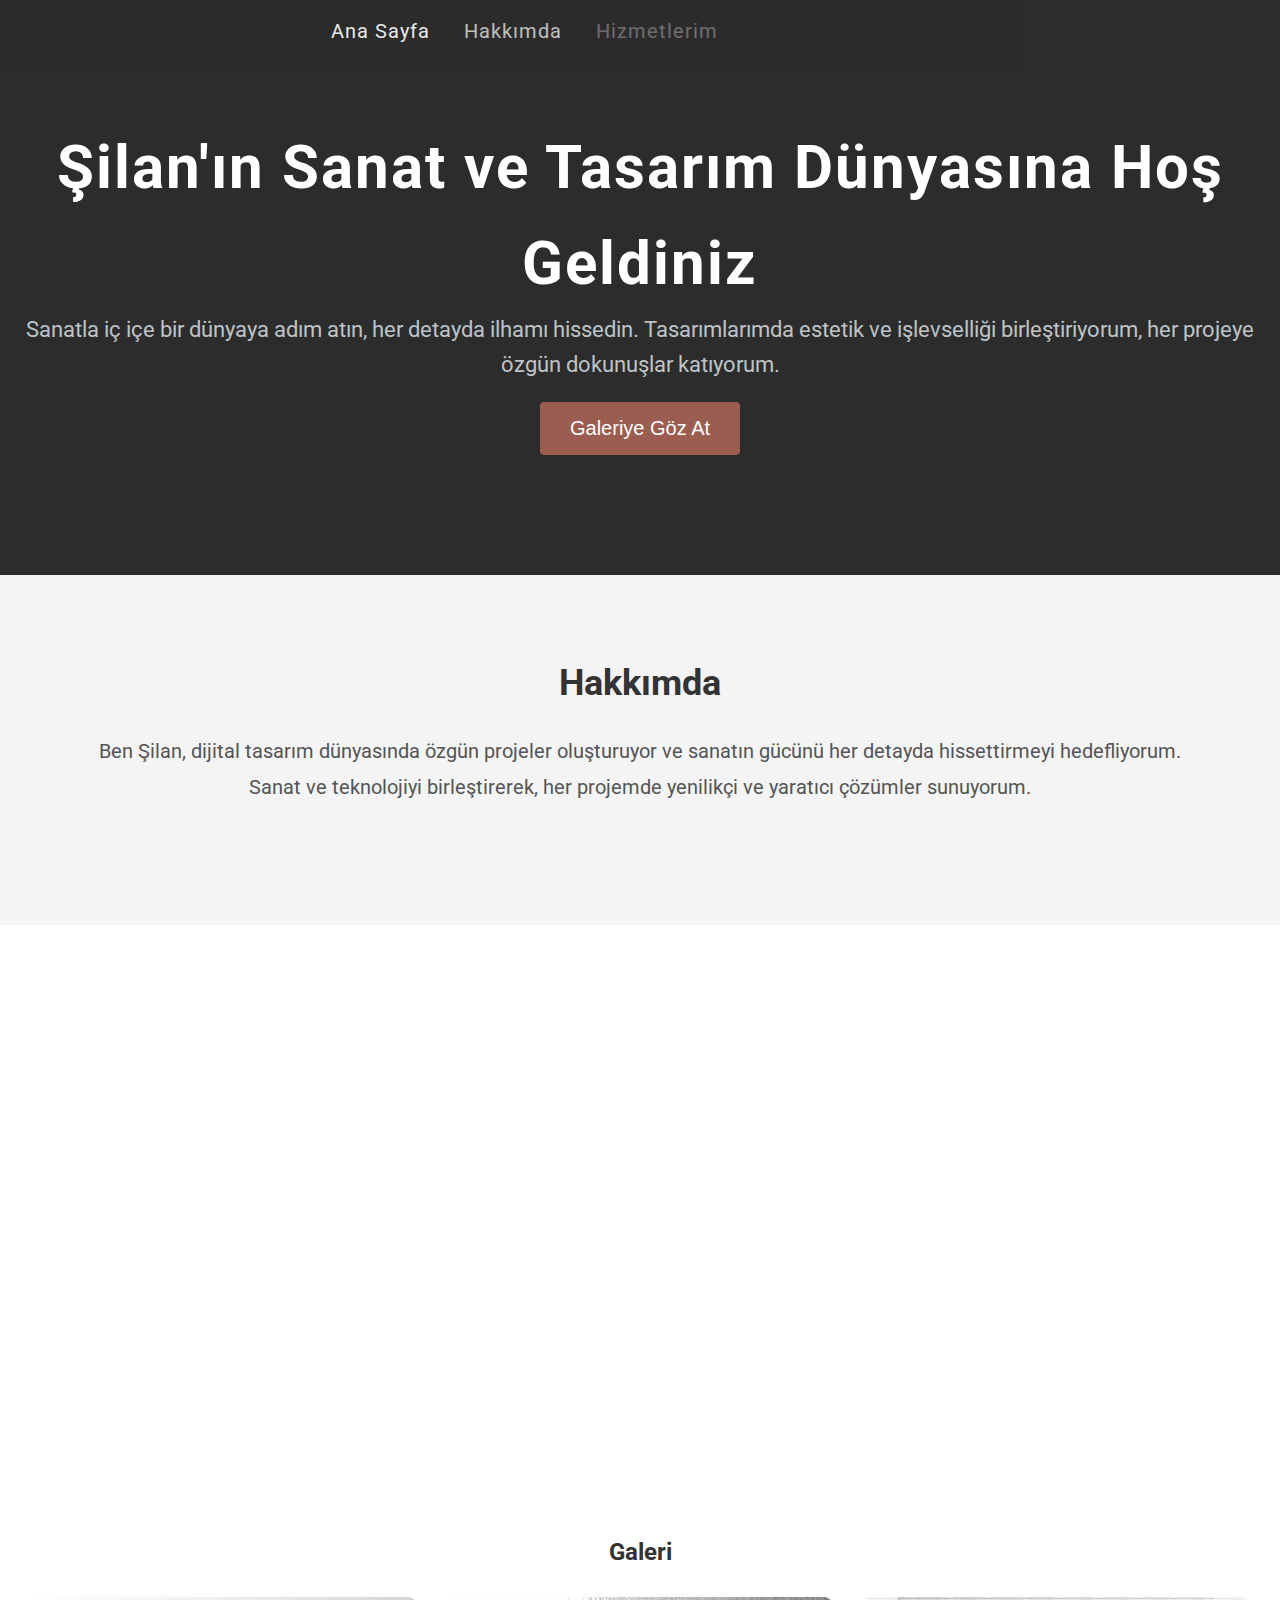
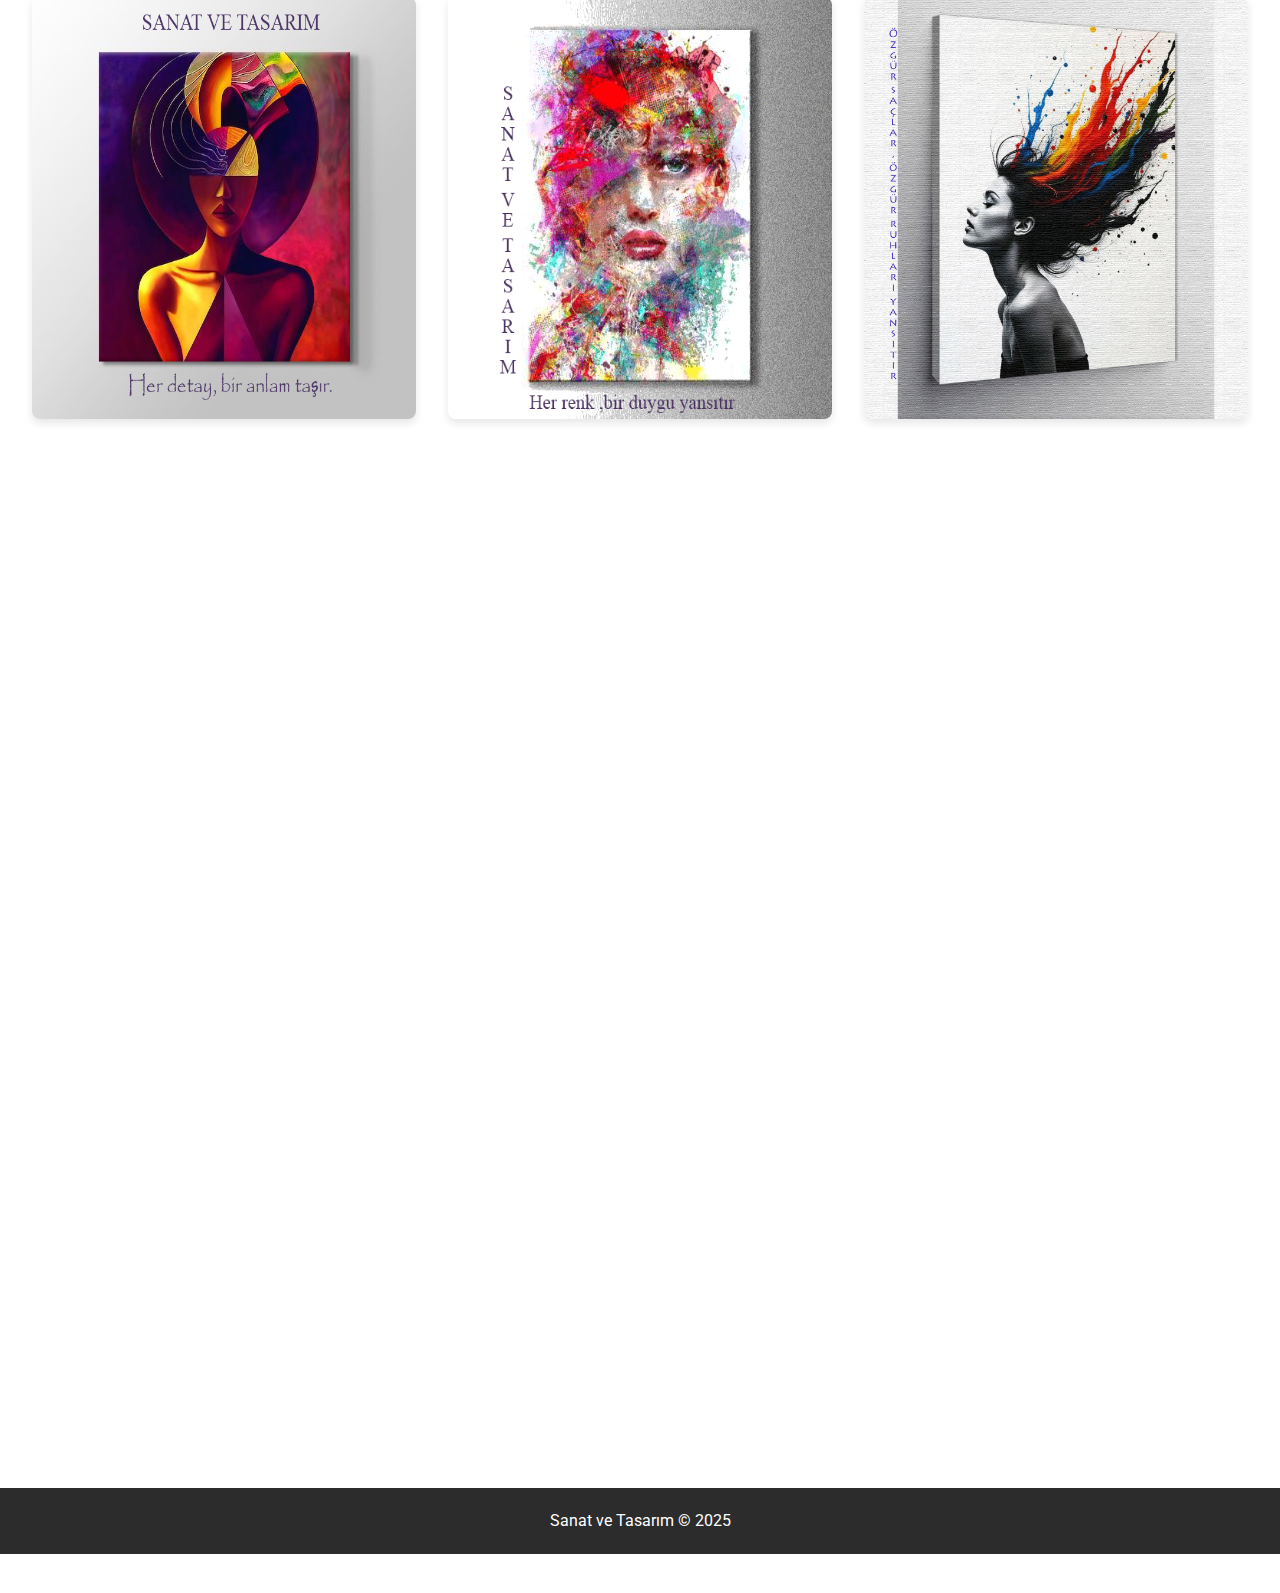
<file: sanat ve tasarım/index.html>
<!DOCTYPE html>
<html lang="tr">
<head>
    <meta charset="UTF-8">
    <meta name="viewport" content="width=device-width, initial-scale=1.0">
    <title>Şilan'ın Sanat ve Tasarım Dünyası</title>
    <link rel="stylesheet" href="style.css">
    <link href="https://fonts.googleapis.com/css2?family=Roboto:wght@400;500&display=swap" rel="stylesheet">
    <script src="https://cdnjs.cloudflare.com/ajax/libs/gsap/3.12.2/gsap.min.js"></script>
    <script src="https://unpkg.com/aos@2.3.1/dist/aos.js"></script>
    <link rel="stylesheet" href="https://unpkg.com/aos@2.3.1/dist/aos.css">
</head>
<body>
    <header>
        <nav>
            <ul style="text-align: center;">
                <li><a href="#home">Ana Sayfa</a></li>
                <li><a href="#about">Hakkımda</a></li>
                <li><a href="#services">Hizmetlerim</a></li>
                <li><a href="#gallery">Galeri</a></li>
                <li><a href="#contact">İletişim</a></li>
            </ul>
        </nav>
    </header>

    <div id="home" data-aos="fade-up" style="text-align: center;">
        <h1>Şilan'ın Sanat ve Tasarım Dünyasına Hoş Geldiniz</h1>
        <p>Sanatla iç içe bir dünyaya adım atın, her detayda ilhamı hissedin. Tasarımlarımda estetik ve işlevselliği birleştiriyorum, her projeye özgün dokunuşlar katıyorum.</p>
        <button onclick="window.location.href='#gallery'">Galeriye Göz At</button>
    </div>

    <div id="about" data-aos="fade-right" style="text-align: center;">
        <h2>Hakkımda</h2>
        <p>Ben Şilan, dijital tasarım dünyasında özgün projeler oluşturuyor ve sanatın gücünü her detayda hissettirmeyi hedefliyorum. Sanat ve teknolojiyi birleştirerek, her projemde yenilikçi ve yaratıcı çözümler sunuyorum.</p>
    </div>

    <div id="services" data-aos="fade-left" style="text-align: center;">
        <h2>Hizmetlerim</h2>
        <div class="service-container">
        <div class="service">
            <h3>Web Tasarımı</h3>
            <p>Markanızı dijital dünyada temsil eden estetik ve fonksiyonel web tasarımları sunuyorum.</p>
        </div>
        <div class="service">
            <h3>Görsel Tasarım</h3>
            <p>Adobe Photoshop ile etkileyici ve anlamlı görseller tasarlayarak projelerinizi hayata geçiriyorum.</p>
            </div>
        </div>
    </div>

    <div id="gallery" style="text-align: center;">
        <h2>Galeri</h2><br>
        <div class="gallery-container">
            <img src="sana ve tasarım.png"  alt="Renklerle ruhu canlandır">
            <img src="sanat.png"  alt="Her fırça darbesi, bir hikaye anlatır.">
            <img src="tasarım.png"  alt="Renkler konuşur.">
        </div>
    </div>

    <div id="contact" data-aos="fade-up" style="text-align: center;">
        <h2>İletişim</h2>
        <form action="submit_form.php" method="post" class="contact-form">
            <label for="name">Adınız:</label>
            <input type="text" id="name" name="name" required placeholder="Adınızı girin..."><br>
            <label for="email">E-posta:</label>
            <input type="email" id="email" name="email" required placeholder="E-posta adresinizi girin..."><br>
            <label for="message">Mesajınız:</label><br>
            <textarea id="message" name="message" rows="5" required placeholder="Mesajınızı yazın..."></textarea><br>
            <button type="submit">Gönder</button>
        </form><br><br><br>
        <p>Bana ulaşmak için aşağıdaki yolları kullanabilirsiniz:</p>
        <ul>
            <li><strong>E-posta:</strong> <a href="mailto:silancetin8@gmail.com">silancetin8@gmail.com</a></li>
            <li><strong>Telefon:</strong> <a href="tel:5525868230">5525868230</a></li>
            <li><strong>Sosyal Medya:</strong> <a href="https://www.instagram.com/silancetin_0" target="_blank">Instagram - silancetin_0</a></li>
        </ul>
    </div>
    <footer style="text-align: center;">
        <p> Sanat ve Tasarım © 2025 </p>
    </footer>
    <script>
        AOS.init();
        gsap.from("header", { duration: 1, y: -100, opacity: 0, ease: "bounce" });
        gsap.from("nav ul li", { duration: 1, opacity: 0, stagger: 0.3 });
    </script>
</body>
</html>
</file>
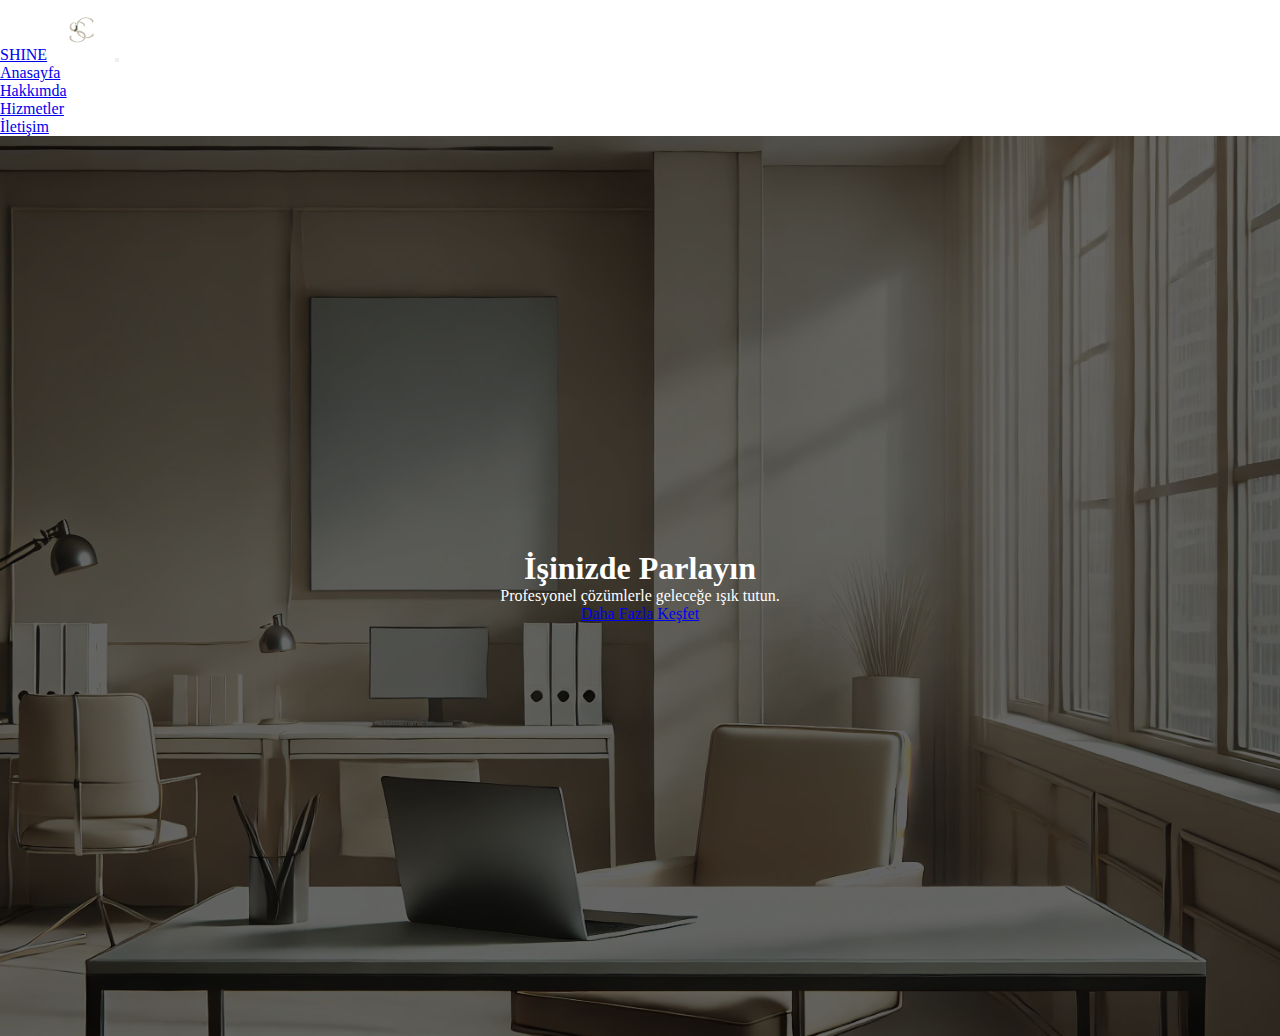
<file: Website Project/Sunset evleri/Sunset/index.html>
<!DOCTYPE html>
<html lang="en">
<head>
    <meta charset="UTF-8">
    <meta name="viewport" content="width=device-width, initial-scale=1.0">
    <title>SHİNE</title>
    <link rel="stylesheet" href="https://cdn.jsdelivr.net/npm/bootstrap@4.6.2/dist/css/bootstrap.min.css" 
        integrity="sha384-xOolHFLEh07PJGoPkLv1IbcEPTNtaed2xpHsD9ESMhqIYd0nLMwNLD69Npy4HI+N" crossorigin="anonymous">
        <style>
             * {
            margin: 0;
            padding: 0;
            box-sizing: border-box;
        }

        body {
            max-width: 100%;
            overflow-x: hidden;
        }
        .hero {
            position: relative;
            background: url('image/resim12.webp') no-repeat center center/cover;
            height: 100vh;
            display: flex;
            align-items: center;
            justify-content: center;
            text-align: center;
            color: white;
            overflow-y: hidden;
            padding: 0 20px;
        }
        .hero::before {
            content: "";
            position: absolute;
            top: 0;
            left: 0;
            width: 100%;
            height: 100%;
            background: rgba(0, 0, 0, 0.6);
            transition: background 0.5s ease-in-out;
        }
        
        .hero:hover::before {
            background: rgba(0, 0, 0, 0);
        }

        .hero-content {
            position: relative;
            z-index: 2;
            animation: fadeIn 2s ease-in-out;
        }
        .btn-light:hover {
            background-color: #ff4500;
            color: white;
        }
        @keyframes fadeIn {
            from { opacity: 0; }
            to { opacity: 1; }
        }
        .navbar .navbar-nav .nav-link.active {
            color: #ff4500 !important;
            font-weight: bold;
        }
        .hizmetler-container {
            width: 425px;
            margin: 0 auto;
        }
        .contact-info {
            display: flex;
            justify-content: space-between;
            margin-top: 20px;
        }

        .contact-info div {
            width: 30%;
        }

        .contact-info a {
            text-decoration: none;
            color: inherit;
        }
    </style>
</head>
<body>
    <nav class="navbar navbar-expand-lg navbar-dark bg-dark sticky-top">
        <a class="navbar-brand" href="index.html">SHINE</a>
        <img src="image/s (3)_processed (1).png" alt="SHINE Logo" style="height: 60px;">
        <button class="navbar-toggler" type="button" data-toggle="collapse" data-target="#navbarSupportedContent">
            <span class="navbar-toggler-icon"></span>
        </button>
        <div class="collapse navbar-collapse" id="navbarSupportedContent">
            <ul class="navbar-nav mr-auto">
                <li class="nav-item active">
                    <a class="nav-link" href="#">Anasayfa</a>
                </li>
                <li class="nav-item">
                    <a class="nav-link" href="Hakkında.html">Hakkımda</a>
                </li>
                <li class="nav-item">
                    <a class="nav-link" href="Hizmetler.html">Hizmetler</a>
                </li>
                <li class="nav-item">
                    <a class="nav-link" href="İletisim.html">İletişim</a>
                </li>
            </ul>
        </div>
    </nav>

    <header class="hero">
        <div class="hero-content">
            <h1>İşinizde Parlayın</h1>
            <p>Profesyonel çözümlerle geleceğe ışık tutun.</p>
            <a href="galeri.html" class="btn btn-light btn-lg mt-3">Daha Fazla Keşfet</a>
        </div>
    </header>
    
        <script>
            function showGallery() {
                const gallery = document.getElementById("gallerySection");
                gallery.style.display = "grid";
            }
        </script>
        
        

    <script src="https://cdn.jsdelivr.net/npm/jquery@3.5.1/dist/jquery.slim.min.js" integrity="sha384-DfXdz2htPH0lsSSs5nCTpuj/zy4C+OGpamoFVy38MVBnE+IbbVYUew+OrCXaRkfj" crossorigin="anonymous"></script>
    <script src="https://cdn.jsdelivr.net/npm/popper.js@1.16.1/dist/umd/popper.min.js" integrity="sha384-9/reFTGAW83EW2RDu2S0VKaIzap3H66lZH81PoYlFhbGU+6BZp6G7niu735Sk7lN" crossorigin="anonymous"></script>
    <script src="https://cdn.jsdelivr.net/npm/bootstrap@4.6.2/dist/js/bootstrap.min.js" integrity="sha384-+sLIOodYLS7CIrQpBjl+C7nPvqq+FbNUBDunl/OZv93DB7Ln/533i8e/mZXLi/P+" crossorigin="anonymous"></script>
</body>
</html>
</file>
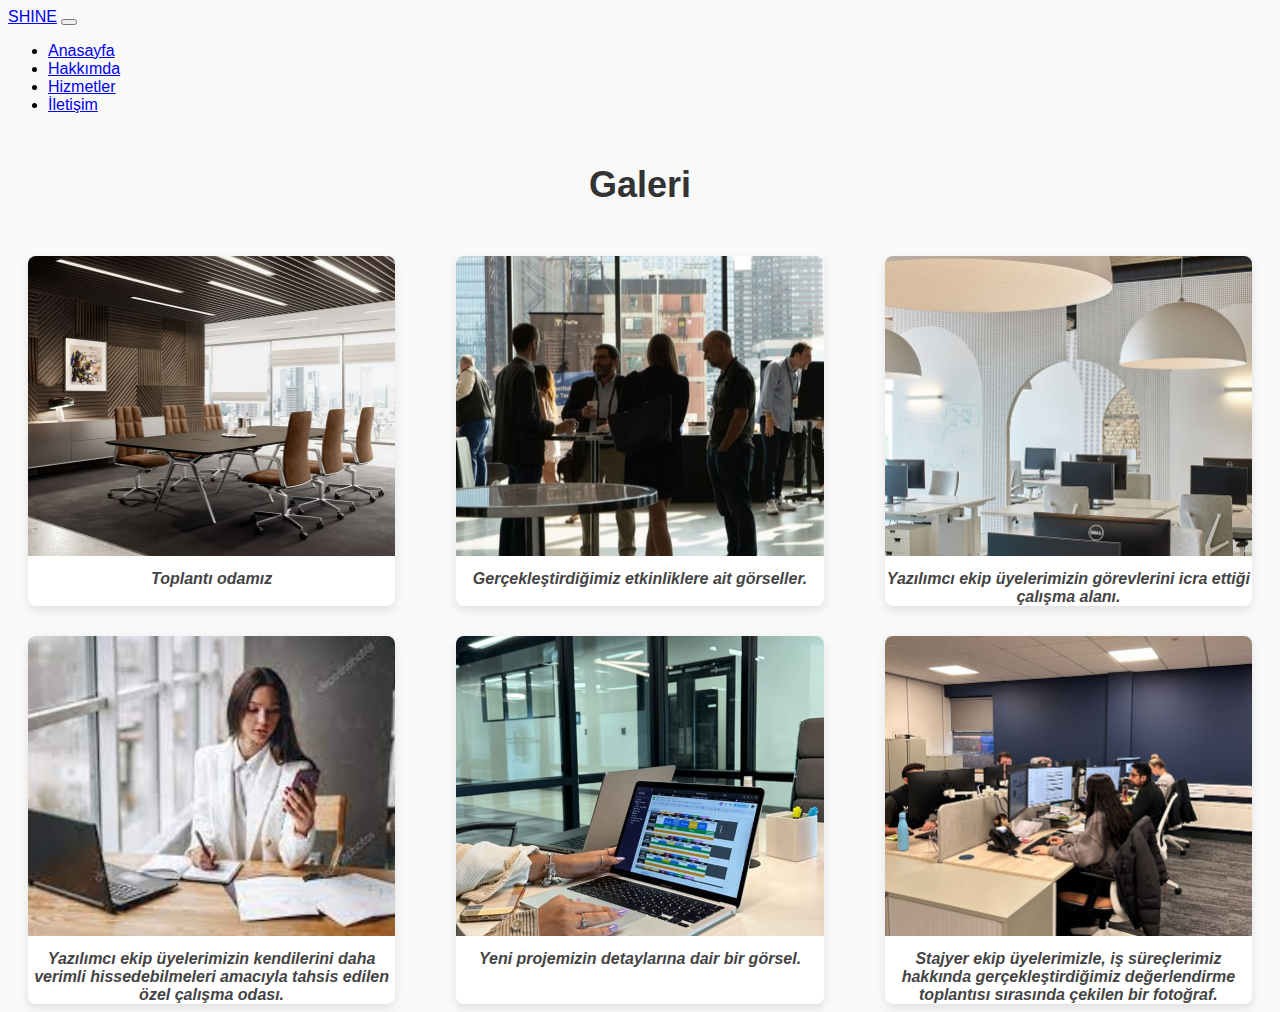
<file: Website Project/Sunset evleri/Sunset/galeri.html>
<!DOCTYPE html>
<html lang="en">
<head>
    <meta charset="UTF-8">
    <meta name="viewport" content="width=device-width, initial-scale=1.0">
    <title>Galeri - SHİNE</title>
    <link rel="stylesheet" href="https://cdn.jsdelivr.net/npm/bootstrap@4.6.2/dist/css/bootstrap.min.css" 
        integrity="sha384-xOolHFLEh07PJGoPkLv1IbcEPTNtaed2xpHsD9ESMhqIYd0nLMwNLD69Npy4HI+N" crossorigin="anonymous">
    <style>
        body {
            background-color: #f9f9f9; 
            font-family: 'Arial', sans-serif;
        }
        h2 {
            font-size: 36px;
            font-weight: 700;
            text-align: center;
            margin-top: 50px;
            color: #333;
        }
        .gallery-container {
            display: flex;
            justify-content: space-between;
            flex-wrap: wrap;
            gap: 30px;
            margin-top: 50px;
            padding: 0 20px;
        }

        .gallery-container figure {
            width: 30%;
            margin: 0;
            text-align: center;
            position: relative;
            box-shadow: 0 4px 10px rgba(0, 0, 0, 0.1); 
            border-radius: 8px;
            background-color: #fff; 
            overflow: hidden;
            transition: transform 0.3s ease, box-shadow 0.3s ease;
        }

        .gallery-container figure:hover {
            transform: scale(1.05); 
            box-shadow: 0 8px 20px rgba(0, 0, 0, 0.2); 
        }

        .gallery-container img {
            width: 100%;
            height: 300px; 
            object-fit: cover;
            transition: transform 0.3s ease;
        }

        .gallery-container img:hover {
            transform: scale(1.05);
        }

        figcaption {
            margin-top: 10px;
            font-size: 16px;
            color: #444;
            font-style: italic;
            font-weight: bold;
            transition: color 0.3s ease;
        }

        figcaption:hover {
            color: #ff4500; 
        }
        @media (max-width: 768px) {
            .gallery-container figure {
                width: 100%; 
            }
        }
    </style>
</head>
<body>
    <nav class="navbar navbar-expand-lg navbar-dark bg-dark sticky-top">
        <a class="navbar-brand" href="#">SHINE</a>
        <button class="navbar-toggler" type="button" data-toggle="collapse" data-target="#navbarSupportedContent">
            <span class="navbar-toggler-icon"></span>
        </button>
        <div class="collapse navbar-collapse" id="navbarSupportedContent">
            <ul class="navbar-nav mr-auto">
                <li class="nav-item">
                    <a class="nav-link" href="index.html">Anasayfa</a>
                </li>
                <li class="nav-item">
                    <a class="nav-link" href="Hakkında.html">Hakkımda</a>
                </li>
                <li class="nav-item">
                    <a class="nav-link" href="Hizmetler.html">Hizmetler</a>
                </li>
                <li class="nav-item">
                    <a class="nav-link" href="İletisim.html">İletişim</a>
                </li>
            </ul>
        </div>
    </nav>

    <h2>Galeri</h2>
    <div class="gallery-container">
        <figure>
            <img src="image/resiim....jpg" alt="örnek resim 1">
            <figcaption>Toplantı odamız </figcaption>
        </figure>
        <figure>
            <img src="image/resiim44.jpg" alt="örnek resim 2">
            <figcaption>Gerçekleştirdiğimiz etkinliklere ait görseller.</figcaption>
        </figure>
        <figure>
            <img src="image/resim22.jpg" alt="örnek resim 3">
            <figcaption>Yazılımcı ekip üyelerimizin görevlerini icra ettiği çalışma alanı.</figcaption>
        </figure>
        <figure>
            <img src="image/resim...jpeg" alt="örnek resim 4">
            <figcaption>Yazılımcı ekip üyelerimizin kendilerini daha verimli hissedebilmeleri amacıyla tahsis edilen özel çalışma odası.</figcaption>
        </figure>
        <figure>
            <img src="image/resim51.jpg" alt="örnek resim  5">
            <figcaption>Yeni projemizin detaylarına dair bir görsel.</figcaption>
        </figure>
        <figure>
            <img src="image/Resiim.jpg" alt="örnek resim  6">
            <figcaption>Stajyer ekip üyelerimizle, iş süreçlerimiz hakkında gerçekleştirdiğimiz değerlendirme toplantısı sırasında çekilen bir fotoğraf.</figcaption>
        </figure>
    </div>

    <script src="https://cdn.jsdelivr.net/npm/jquery@3.5.1/dist/jquery.slim.min.js" integrity="sha384-DfXdz2htPH0lsSSs5nCTpuj/zy4C+OGpamoFVy38MVBnE+IbbVYUew+OrCXaRkfj" crossorigin="anonymous"></script>
    <script src="https://cdn.jsdelivr.net/npm/popper.js@1.16.1/dist/umd/popper.min.js" integrity="sha384-9/reFTGAW83EW2RDu2S0VKaIzap3H66lZH81PoYlFhbGU+6BZp6G7niu735Sk7lN" crossorigin="anonymous"></script>
    <script src="https://cdn.jsdelivr.net/npm/bootstrap@4.6.2/dist/js/bootstrap.min.js" integrity="sha384-+sLIOodYLS7CIrQpBjl+C7nPvqq+FbNUBDunl/OZv93DB7Ln/533i8e/mZXLi/P+" crossorigin="anonymous"></script>

</body>
</html>
</file>
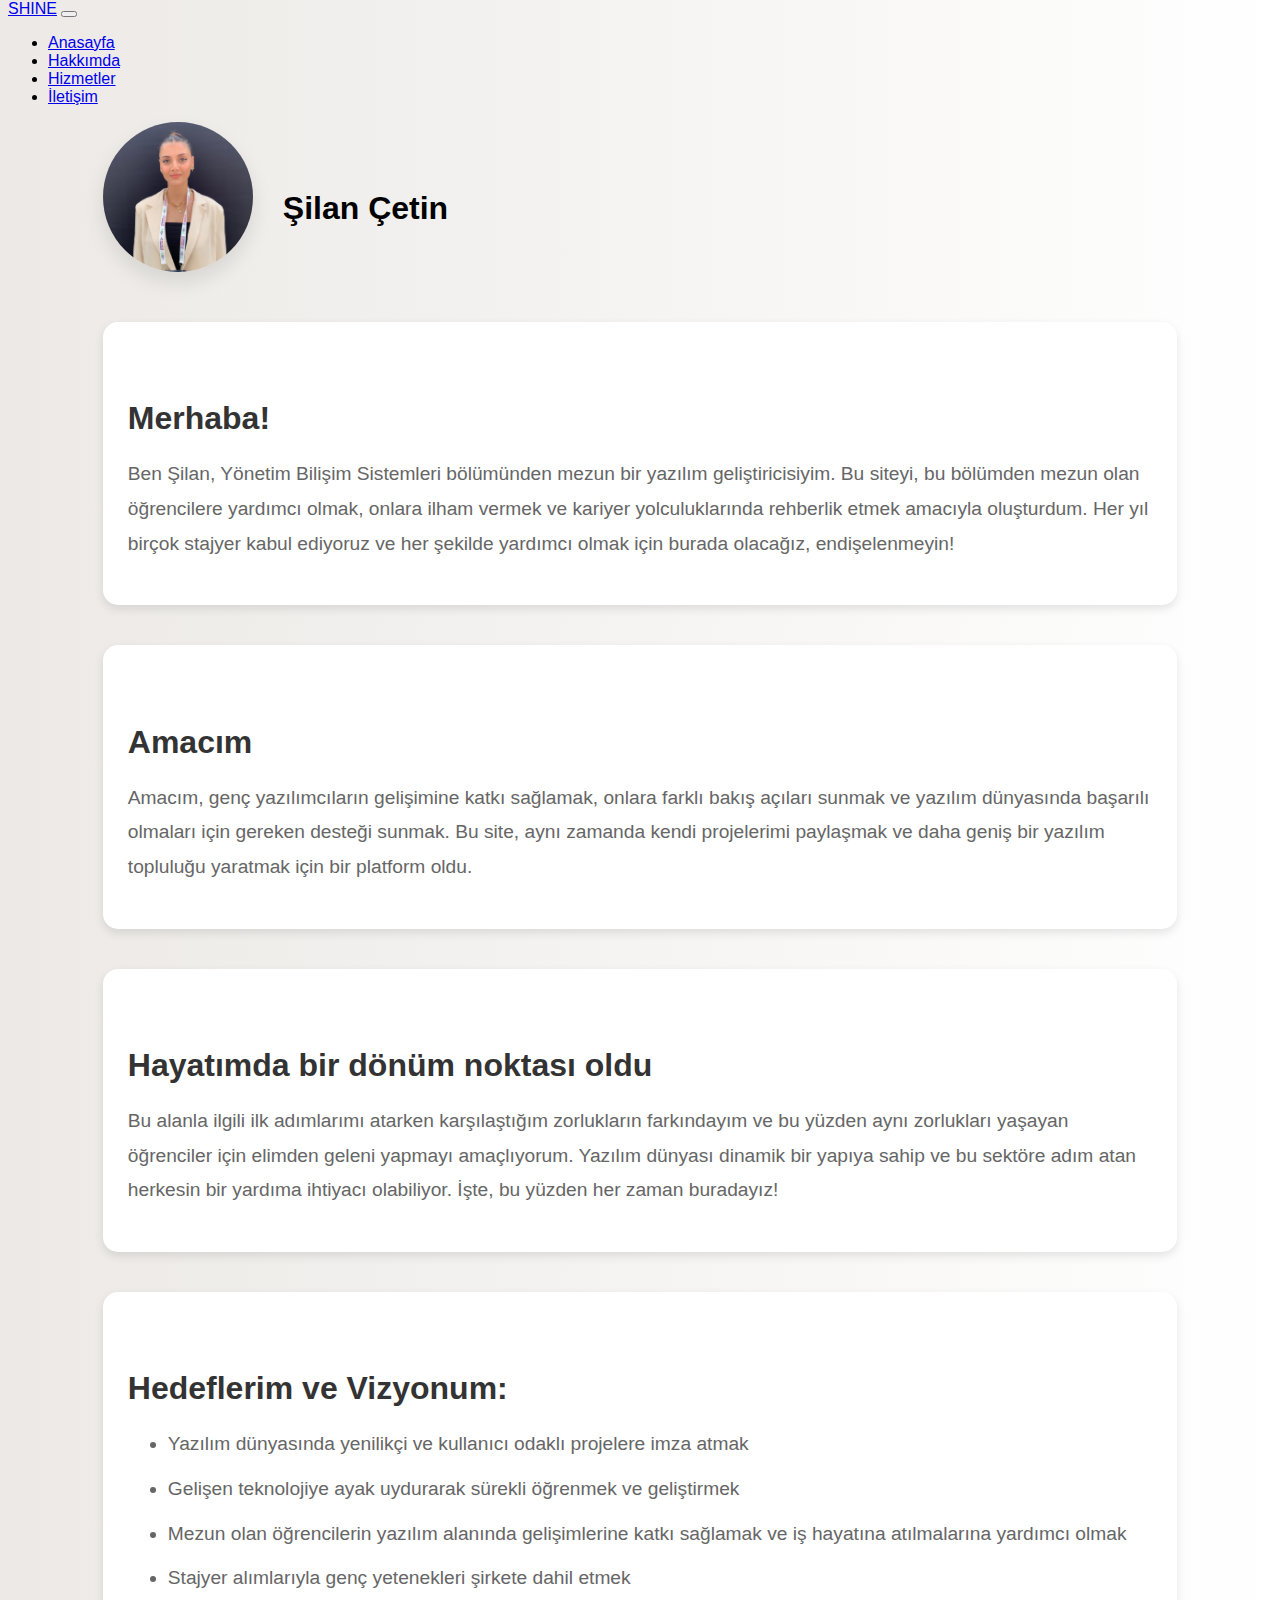
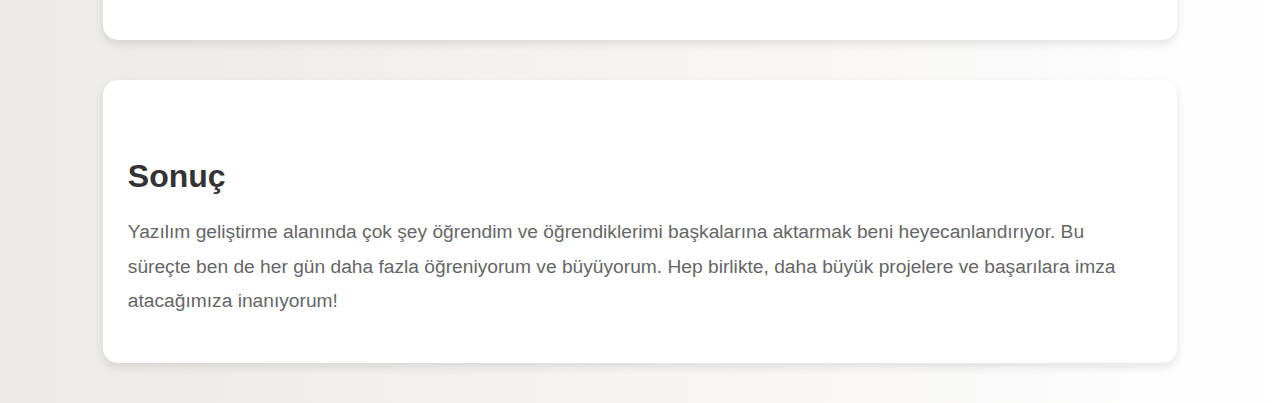
<file: Website Project/Sunset evleri/Sunset/Hakkında.html>
<!DOCTYPE html>
<html lang="en">
<head>
    <meta charset="UTF-8">
    <meta name="viewport" content="width=device-width, initial-scale=1.0">
    <title>Hakkımda</title>
    <link rel="stylesheet" href="https://cdn.jsdelivr.net/npm/bootstrap@4.6.2/dist/css/bootstrap.min.css" 
        integrity="sha384-xOolHFLEh07PJGoPkLv1IbcEPTNtaed2xpHsD9ESMhqIYd0nLMwNLD69Npy4HI+N" crossorigin="anonymous">
    
    <style>
        .fade-in {
            animation: fadeIn 1.5s ease-in;
        }

        @keyframes fadeIn {
            0% { opacity: 0; }
            100% { opacity: 1; }
        }
        body {
            background: linear-gradient(to right, #ece9e6, #ffffff);
            font-family: 'Arial', sans-serif;
            margin-top: 0;
        }

        nav.navbar {
            margin-top: 0 !important;
        }

        .container {
            width: 85%;
            max-width: 1200px;
            margin: 0 auto;
        }
        .profile-section {
            display: flex;
            align-items: center;
            margin-bottom: 50px;
        }

        .profile-section img {
            width: 150px;
            height: 150px;
            object-fit: cover;
            border-radius: 50%;
            margin-right: 30px;
            box-shadow: 0 10px 20px rgba(0, 0, 0, 0.1);
        }

        .profile-section div {
            max-width: 600px;
        }

        .profile-section h3 {
            font-size: 2rem;
            margin-bottom: 10px;
        }

        .profile-section p {
            font-size: 1.2rem;
            color: #666;
        }
        .card {
            margin-bottom: 40px;
            border-radius: 15px;
            box-shadow: 0 4px 10px rgba(0, 0, 0, 0.1);
            padding: 25px;
            background-color: #fff;
        }

        .card-title {
            font-size: 2rem;
            font-weight: 600;
            color: #333;
            margin-bottom: 20px;
        }

        .card-text {
            font-size: 1.2rem;
            color: #666;
            line-height: 1.8;
        }

        h2 {
            font-size: 2.5rem;
            color: #444;
            font-weight: 600;
            margin-bottom: 50px;
        }

        .container ul.card-text li {
            font-size: 1.2rem;
            margin-bottom: 10px;
        }
    </style>
</head>
<body>
    <nav class="navbar navbar-expand-lg navbar-dark bg-dark sticky-top">
        <a class="navbar-brand" href="#">SHINE</a>
        <button class="navbar-toggler" type="button" data-toggle="collapse" data-target="#navbarSupportedContent">
            <span class="navbar-toggler-icon"></span>
        </button>
        <div class="collapse navbar-collapse" id="navbarSupportedContent">
            <ul class="navbar-nav mr-auto">
                <li class="nav-item active">
                    <a class="nav-link" href="index.html">Anasayfa</a>
                </li>
                <li class="nav-item active">
                    <a class="nav-link" href="Hakkında.html">Hakkımda</a>
                </li>
                <li class="nav-item">
                    <a class="nav-link" href="Hizmetler.html">Hizmetler</a>
                </li>
                <li class="nav-item">
                    <a class="nav-link" href="İletisim.html">İletişim</a>
                </li>
            </ul>
        </div>
    </nav>
    <div class="container">
        <div class="profile-section">
            <img src="image/pp.jpg" alt="Şilan Çetin">
            <div>
                <h3>Şilan Çetin</h3>
            </div>
        </div>
        
        <div class="card fade-in">
            <h5 class="card-title">Merhaba!</h5>
            <p class="card-text">Ben Şilan, Yönetim Bilişim Sistemleri bölümünden mezun bir yazılım geliştiricisiyim. Bu siteyi, bu bölümden mezun olan öğrencilere yardımcı olmak, onlara ilham vermek ve kariyer yolculuklarında rehberlik etmek amacıyla oluşturdum. Her yıl birçok stajyer kabul ediyoruz ve her şekilde yardımcı olmak için burada olacağız, endişelenmeyin!</p>
        </div>

        <div class="card fade-in">
            <h5 class="card-title">Amacım</h5>
            <p class="card-text">Amacım, genç yazılımcıların gelişimine katkı sağlamak, onlara farklı bakış açıları sunmak ve yazılım dünyasında başarılı olmaları için gereken desteği sunmak. Bu site, aynı zamanda kendi projelerimi paylaşmak ve daha geniş bir yazılım topluluğu yaratmak için bir platform oldu.</p>
        </div>

        <div class="card fade-in">
            <h5 class="card-title">Hayatımda bir dönüm noktası oldu</h5>
            <p class="card-text">Bu alanla ilgili ilk adımlarımı atarken karşılaştığım zorlukların farkındayım ve bu yüzden aynı zorlukları yaşayan öğrenciler için elimden geleni yapmayı amaçlıyorum. Yazılım dünyası dinamik bir yapıya sahip ve bu sektöre adım atan herkesin bir yardıma ihtiyacı olabiliyor. İşte, bu yüzden her zaman buradayız!</p>
        </div>

        <div class="card fade-in">
            <h5 class="card-title">Hedeflerim ve Vizyonum:</h5>
            <ul class="card-text">
                <li>Yazılım dünyasında yenilikçi ve kullanıcı odaklı projelere imza atmak</li>
                <li>Gelişen teknolojiye ayak uydurarak sürekli öğrenmek ve geliştirmek</li>
                <li>Mezun olan öğrencilerin yazılım alanında gelişimlerine katkı sağlamak ve iş hayatına atılmalarına yardımcı olmak</li>
                <li>Stajyer alımlarıyla genç yetenekleri şirkete dahil etmek</li>
            </ul>
        </div>

        <div class="card fade-in">
            <h5 class="card-title">Sonuç</h5>
            <p class="card-text">Yazılım geliştirme alanında çok şey öğrendim ve öğrendiklerimi başkalarına aktarmak beni heyecanlandırıyor. Bu süreçte ben de her gün daha fazla öğreniyorum ve büyüyorum. Hep birlikte, daha büyük projelere ve başarılara imza atacağımıza inanıyorum!</p>
        </div>
    </div>

    <script src="https://cdn.jsdelivr.net/npm/jquery@3.5.1/dist/jquery.slim.min.js" integrity="sha384-DfXdz2htPH0lsSSs5nCTpuj/zy4C+OGpamoFVy38MVBnE+IbbVYUew+OrCXaRkfj" crossorigin="anonymous"></script>
    <script src="https://cdn.jsdelivr.net/npm/popper.js@1.16.1/dist/umd/popper.min.js" integrity="sha384-9/reFTGAW83EW2RDu2S0VKaIzap3H66lZH81PoYlFhbGU+6BZp6G7niu735Sk7lN" crossorigin="anonymous"></script>
    <script src="https://cdn.jsdelivr.net/npm/bootstrap@4.6.2/dist/js/bootstrap.min.js" integrity="sha384-+sLIOodYLS7CIrQpBjl+C7nPvqq+FbNUBDunl/OZv93DB7Ln/533i8e/mZXLi/P+" crossorigin="anonymous"></script>
</body>
</html>
</file>
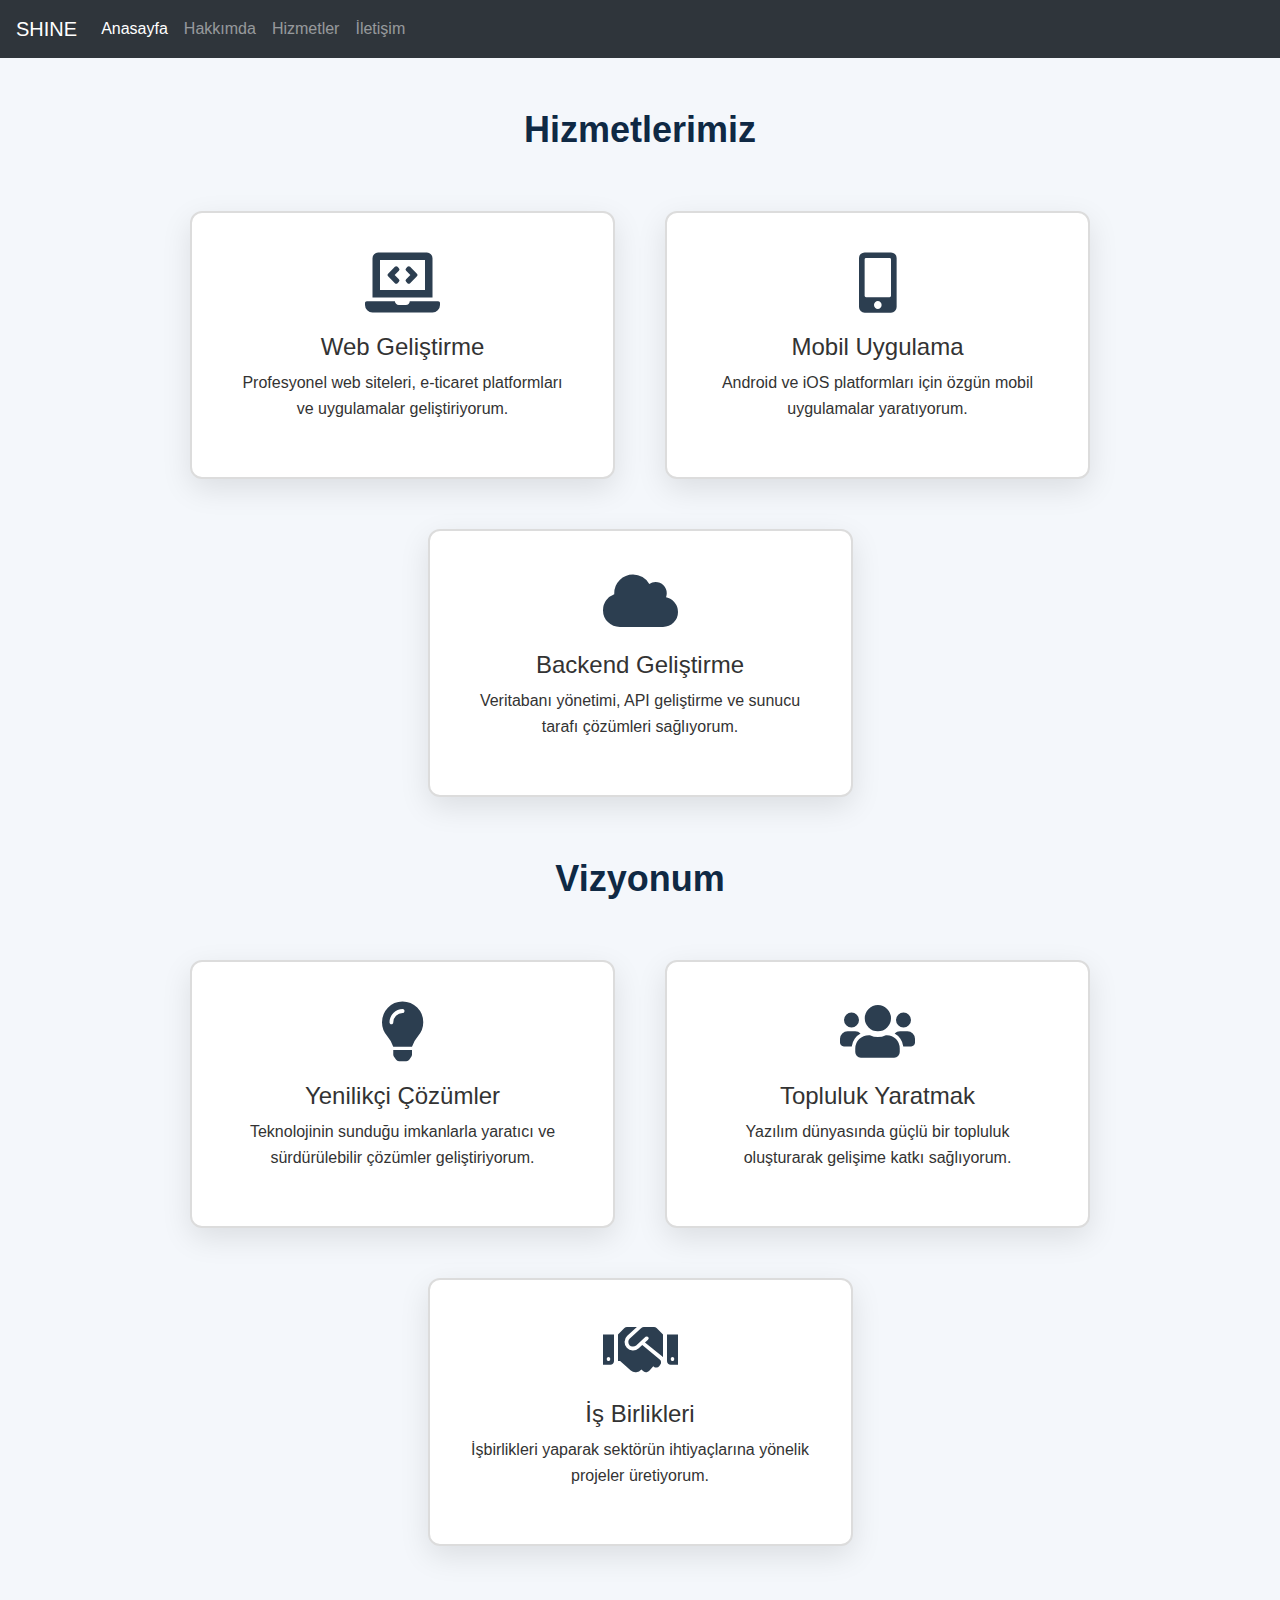
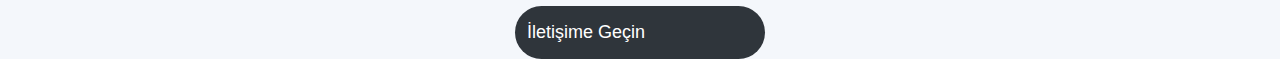
<file: Website Project/Sunset evleri/Sunset/Hizmetler.html>
<!DOCTYPE html>
<html lang="en">
<head>
    <meta charset="UTF-8">
    <meta name="viewport" content="width=device-width, initial-scale=1.0">
    <title>Hizmetler</title>
    <link rel="stylesheet" href="https://cdn.jsdelivr.net/npm/bootstrap@4.6.2/dist/css/bootstrap.min.css">
    <link rel="stylesheet" href="https://cdnjs.cloudflare.com/ajax/libs/font-awesome/5.15.4/css/all.min.css">
    <style>
        body {
            font-family: 'Roboto', sans-serif;
            margin: 0;
            padding: 0;
            background-color: #f4f7fb;
            color: #333;
            line-height: 1.6;
            height: 100vh;
        }

        .navbar {
            background-color: #2f353b;
        }

        h2 {
            color: #0f2944;
            text-align: center;
            margin-top: 50px;
            font-size: 36px;
            font-weight: 600;
        }
        .container {
            width: 85%;
            max-width: 1200px;
            margin: 0 auto;
        }
        .services, .vision {
            display: flex;
            justify-content: center;
            gap: 30px;
            margin-top: 50px;
            text-align: center;
            flex-wrap: wrap;
        }

        .services div, .vision div {
            background-color: #ffffff;
            padding: 40px;
            border-radius: 12px;
            border: 2px solid #dcdcdc;
            box-shadow: 0 10px 30px rgba(0, 0, 0, 0.1);
            width: 425px;
            transition: transform 0.3s ease, background-color 0.3s ease;
            margin: 10px;
        }

        .services div:hover, .vision div:hover {
            transform: scale(1.05);
            background-color: #e67e22;
            color: white;
        }

        .services i, .vision i {
            font-size: 60px;
            color: #2c3e50;
            margin-bottom: 20px;
        }

        .btn-primary {
            display: block;
            width: 250px;
            margin: 50px auto;
            background-color: #2f353b;
            color: white;
            font-size: 18px;
            padding: 12px;
            border: none;
            border-radius: 30px;
            transition: 0.3s;
        }

        .btn-primary:hover {
            background-color: #e67e22;
        }

        @media (max-width: 768px) {
            .services, .vision {
                flex-direction: column;
                gap: 20px;
            }
            .services div {
        width: 100%; 
    }
        }
    </style>
</head>
<body>

    <nav class="navbar navbar-expand-lg navbar-dark sticky-top">
        <a class="navbar-brand" href="#">SHINE</a>
        <button class="navbar-toggler" type="button" data-toggle="collapse" data-target="#navbarSupportedContent">
            <span class="navbar-toggler-icon"></span>
        </button>
        <div class="collapse navbar-collapse" id="navbarSupportedContent">
            <ul class="navbar-nav mr-auto">
                <li class="nav-item active">
                    <a class="nav-link" href="index.html">Anasayfa</a>
                </li>
                <li class="nav-item">
                    <a class="nav-link" href="Hakkında.html">Hakkımda</a>
                </li>
                <li class="nav-item">
                    <a class="nav-link" href="Hizmetler.html">Hizmetler</a>
                </li>
                <li class="nav-item">
                    <a class="nav-link" href="İletisim.html">İletişim</a>
                </li>
            </ul>
        </div>
    </nav>

    <div class="container">
        <h2>Hizmetlerimiz</h2>

        <div class="services">
            <div>
                <i class="fas fa-laptop-code"></i>
                <h4>Web Geliştirme</h4>
                <p>Profesyonel web siteleri, e-ticaret platformları ve uygulamalar geliştiriyorum.</p>
            </div>
            <div>
                <i class="fas fa-mobile-alt"></i>
                <h4>Mobil Uygulama</h4>
                <p>Android ve iOS platformları için özgün mobil uygulamalar yaratıyorum.</p>
            </div>
            <div>
                <i class="fas fa-cloud"></i>
                <h4>Backend Geliştirme</h4>
                <p>Veritabanı yönetimi, API geliştirme ve sunucu tarafı çözümleri sağlıyorum.</p>
            </div>
        </div>

        <h2>Vizyonum</h2>

        <div class="vision">
            <div>
                <i class="fas fa-lightbulb"></i>
                <h4>Yenilikçi Çözümler</h4>
                <p>Teknolojinin sunduğu imkanlarla yaratıcı ve sürdürülebilir çözümler geliştiriyorum.</p>
            </div>
            <div>
                <i class="fas fa-users"></i>
                <h4>Topluluk Yaratmak</h4>
                <p>Yazılım dünyasında güçlü bir topluluk oluşturarak gelişime katkı sağlıyorum.</p>
            </div>
            <div>
                <i class="fas fa-handshake"></i>
                <h4>İş Birlikleri</h4>
                <p>İşbirlikleri yaparak sektörün ihtiyaçlarına yönelik projeler üretiyorum.</p>
            </div>
        </div>

        <a href="İletisim.html" class="btn-primary">İletişime Geçin</a>
    </div>

    <script src="https://cdn.jsdelivr.net/npm/jquery@3.5.1/dist/jquery.slim.min.js"></script>
    <script src="https://cdn.jsdelivr.net/npm/popper.js@1.16.1/dist/umd/popper.min.js"></script>
    <script src="https://cdn.jsdelivr.net/npm/bootstrap@4.6.2/dist/js/bootstrap.min.js"></script>

</body>
</html>
</file>
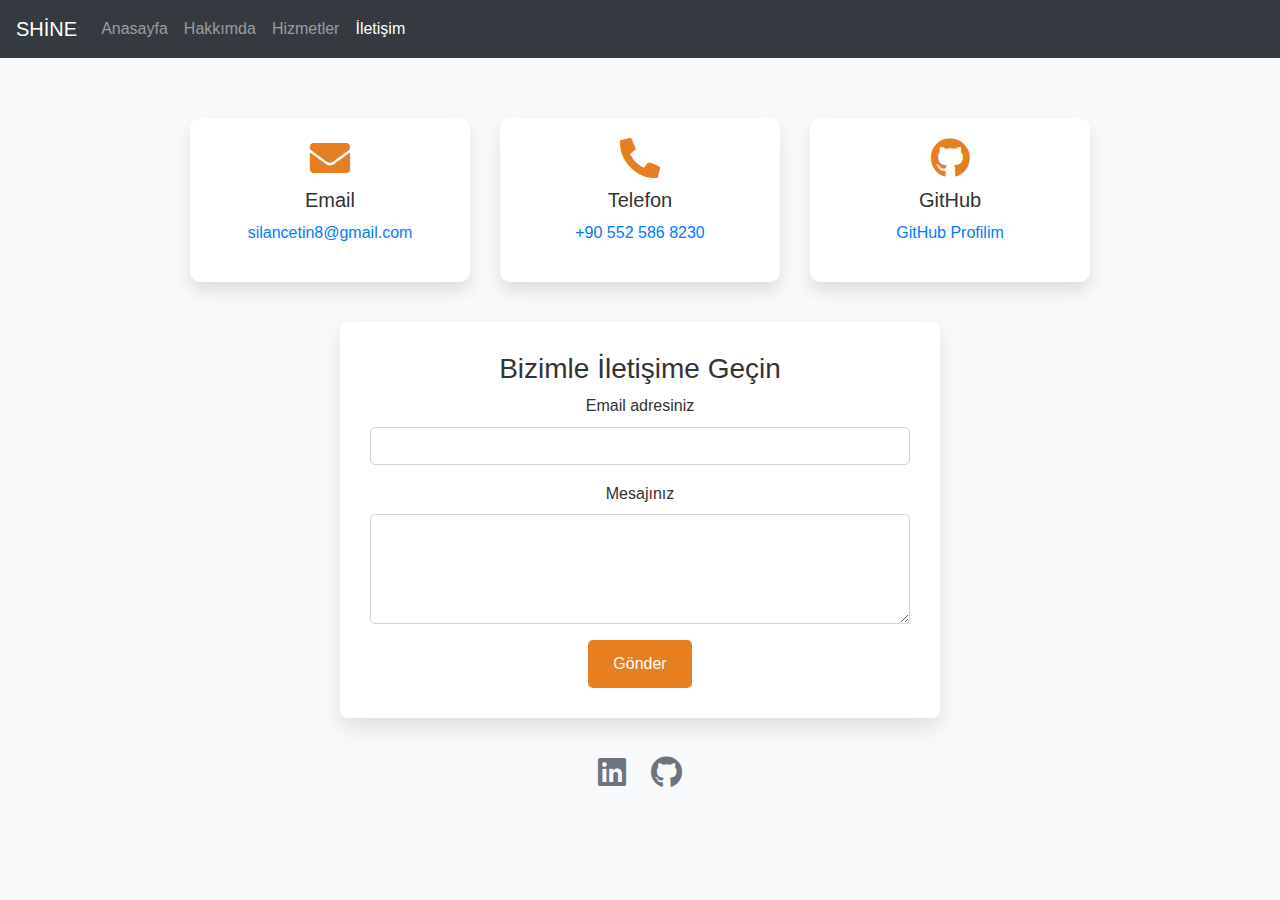
<file: Website Project/Sunset evleri/Sunset/İletisim.html>
<!DOCTYPE html>
<html lang="en">
<head>
    <meta charset="UTF-8">
    <meta name="viewport" content="width=device-width, initial-scale=1.0">
    <title>İletişim</title>
    <link rel="stylesheet" href="https://cdn.jsdelivr.net/npm/bootstrap@4.6.2/dist/css/bootstrap.min.css">
    <link href="https://cdnjs.cloudflare.com/ajax/libs/font-awesome/5.15.4/css/all.min.css" rel="stylesheet">
    <style>
        body {
            font-family: 'Arial', sans-serif;
            background-color: #f8f9fa;
            color: #333;
            line-height: 1.6;
            margin: 0;
            padding: 0;
        }

        .contact-section {
            padding: 60px 0;
            text-align: center;
        }

        .contact-info {
            display: flex;
            justify-content: center;
            gap: 30px;
            flex-wrap: wrap;
            margin-bottom: 40px;
        }

        .contact-card {
            background: #ffffff;
            padding: 20px 25px;
            border-radius: 10px;
            box-shadow: 0 10px 15px rgba(0, 0, 0, 0.1);
            transition: all 0.3s ease-in-out;
            text-align: center;
            width: 280px;
        }

        .contact-card i {
            font-size: 2.5rem;
            color: #e67e22;
            margin-bottom: 10px;
        }

        .contact-card:hover {
            transform: translateY(-8px);
            box-shadow: 0 12px 20px rgba(0, 0, 0, 0.15);
        }

        .contact-form {
            background: #ffffff;
            padding: 30px;
            border-radius: 8px;
            box-shadow: 0 10px 20px rgba(0, 0, 0, 0.1);
            max-width: 600px;
            margin: auto;
        }

        .contact-form input, .contact-form textarea {
            border-radius: 5px;
            border: 1px solid #ced4da;
            margin-bottom: 15px;
            transition: all 0.3s ease;
        }

        .contact-form button {
            background-color: #e67e22;
            color: white;
            border: none;
            padding: 12px 25px;
            font-size: 1rem;
            border-radius: 5px;
            cursor: pointer;
            transition: background-color 0.3s ease, transform 0.3s ease;
        }

        .contact-form button:hover {
            background-color: #d35400;
            transform: scale(1.05);
        }

        .social-links {
            margin-top: 30px;
        }

        .social-links a {
            font-size: 2rem;
            margin: 0 10px;
            color: #6c757d;
            transition: transform 0.3s ease, color 0.3s ease;
        }

        .social-links a:hover {
            transform: scale(1.2);
            color: #e67e22;
        }
    </style>
</head>
<body>
    <nav class="navbar navbar-expand-lg navbar-dark bg-dark sticky-top">
        <a class="navbar-brand" href="#">SHİNE</a>
        <button class="navbar-toggler" type="button" data-toggle="collapse" data-target="#navbarNav">
            <span class="navbar-toggler-icon"></span>
        </button>
        <div class="collapse navbar-collapse" id="navbarNav">
            <ul class="navbar-nav">
                <li class="nav-item"><a class="nav-link" href="index.html">Anasayfa</a></li>
                <li class="nav-item"><a class="nav-link" href="Hakkında.html">Hakkımda</a></li>
                <li class="nav-item"><a class="nav-link" href="Hizmetler.html">Hizmetler</a></li>
                <li class="nav-item active"><a class="nav-link" href="İletisim.html">İletişim</a></li>
            </ul>
        </div>
    </nav>

    <div class="container contact-section">
        <div class="contact-info">
            <div class="contact-card">
                <i class="fas fa-envelope"></i>
                <h5>Email</h5>
                <p><a href="mailto:silancetin8@gmail.com">silancetin8@gmail.com</a></p>
            </div>
            <div class="contact-card">
                <i class="fas fa-phone-alt"></i>
                <h5>Telefon</h5>
                <p><a href="tel:+905525868230">+90 552 586 8230</a></p>
            </div>
            <div class="contact-card">
                <i class="fab fa-github"></i>
                <h5>GitHub</h5>
                <p><a href="https://github.com/silancetin_0" target="_blank">GitHub Profilim</a></p>
            </div>
        </div>

        <div class="contact-form">
            <h3>Bizimle İletişime Geçin</h3>
            <form>
                <div class="form-group">
                    <label>Email adresiniz</label>
                    <input type="email" class="form-control" required>
                </div>
                <div class="form-group">
                    <label>Mesajınız</label>
                    <textarea class="form-control" rows="4" required></textarea>
                </div>
                <button type="submit" class="btn">Gönder</button>
            </form>
        </div>

        <div class="social-links">
            <a href="https://www.linkedin.com/in/silan-cetin" target="_blank"><i class="fab fa-linkedin"></i></a>
            <a href="https://github.com/silancetin_0" target="_blank"><i class="fab fa-github"></i></a>
        </div>
    </div>

    <script src="https://cdn.jsdelivr.net/npm/jquery@3.5.1/dist/jquery.slim.min.js"></script>
    <script src="https://cdn.jsdelivr.net/npm/popper.js@1.16.1/dist/umd/popper.min.js"></script>
    <script src="https://cdn.jsdelivr.net/npm/bootstrap@4.6.2/dist/js/bootstrap.min.js"></script>
</body>
</html>
</file>
<file: sanat ve tasarım/style.css>
* {
    margin: 0;
    padding: 0;
    box-sizing: border-box;
}

body {
    font-family: 'Roboto', sans-serif;
    background-color: #fff;
    color: #333;
    line-height: 1.6;
    transition: background-color 0.3s ease;
    margin-top: 0px; 
}

header {
    background-color: #2c2c2c;
    padding: 20px;
    transition: background-color 0.3s ease;
    position: fixed; 
    top: 0;
    left: 0;
    width: 100%;
    z-index: 1000; 
}

nav ul {
    list-style: none;
    text-align: center;
}

nav ul li {
    display: inline;
    margin-right: 30px;
}

nav ul li a {
    color: #fff;
    text-decoration: none;
    font-size: 20px;
    letter-spacing: 1px;
    transition: color 0.3s ease, transform 0.3s ease;
}

nav ul li a:hover {
    color: #9b5d4f;
    transform: scale(1.1);
}

#home {
    background-color: #2c2c2c;
    text-align: center;
    padding: 120px 20px;
    color: #fff;
    position: relative;
}

#home h1 {
    font-size: 60px;
    font-weight: bold;
    color: #fff;
    letter-spacing: 2px;
    animation: slideIn 1s ease-out;
}

@keyframes slideIn {
    0% {
        transform: translateX(-100%);
    }
    100% {
        transform: translateX(0);
    }
}

#home p {
    font-size: 22px;
    margin-bottom: 20px;
    color: #bdc3c7;
    animation: fadeIn 1.5s ease-out;
}

@keyframes fadeIn {
    0% {
        opacity: 0;
    }
    100% {
        opacity: 1;
    }
}

#home button {
    background-color: #9b5d4f;
    color: white;
    border: none;
    padding: 15px 30px;
    font-size: 20px;
    cursor: pointer;
    border-radius: 4px;
    transition: background-color 0.3s ease, transform 0.3s ease;
}

#home button:hover {
    background-color: #7f4c3d;
    transform: translateY(-5px);
}

#about {
    padding: 80px;
    text-align: center;
    background-color: #f4f4f4;
}

#about h2 {
    font-size: 36px;
    color: #333;
    margin-bottom: 20px;
    font-weight: bold;
}

#about p {
    font-size: 20px;
    color: #555;
    margin-bottom: 40px;
    line-height: 1.8;
    animation: fadeIn 1s ease-out;
}

#services {
    padding: 80px 0;
    background-color: #fff;
    text-align: center;
}

#services h2 {
    font-size: 36px;
    color: #333;
    margin-bottom: 40px;
    font-weight: bold;
    display: inline-block;
}

.service-container {
    display: flex;
    justify-content: center; 
    gap: 20px;
    flex-wrap: wrap; 
    max-width: 1200px; 
    margin: 0 auto; 
}

.service {
    flex: 1 1 48%; 
    min-height: 250px; 
    padding: 30px;
    background-color: #f4f4f4;
    box-shadow: 0px 6px 10px rgba(0, 0, 0, 0.1);
    border-radius: 8px;
    transition: transform 0.3s ease, box-shadow 0.3s ease;
    text-align: center;
    display: flex;
    flex-direction: column; 
    justify-content: center; 
    margin-bottom: 20px; 
}

.service h3 {
    font-size: 28px;
    color: #333;
    margin-bottom: 15px;
}

.service p {
    font-size: 18px;
    color: #555;
}

.service:hover {
    transform: translateY(-10px);
    box-shadow: 0px 8px 15px rgba(0, 0, 0, 0.15);
}

@media (max-width: 768px) {
    .service-container {
        flex-direction: column; 
        align-items: center; 
    }

    .service {
        width: 90%; 
        min-height: 200px; 
    }
}
#gallery {
    padding: 80px 0;
    background-color: #fff;
    text-align: center;
}

.gallery-container {
    display: flex;
    justify-content: space-evenly;
    flex-wrap: wrap;
}

.gallery-container img {
    max-width: 30%;
    border-radius: 8px;
    box-shadow: 0px 4px 8px rgba(0, 0, 0, 0.1);
    transition: transform 0.5s ease;
}

.gallery-container img:hover {
    transform: scale(1.05);
}

footer {
    background-color: #2c2c2c;
    color: #fff;
    text-align: center;
    padding: 20px;
    margin-top: auto;
    transition: background-color 0.3s ease;
}

footer:hover {
    background-color: #9b5d4f;
}

#testimonials {
    padding: 80px 20px;
    background-color: #f4f4f4;
    text-align: center;
}

#testimonials h2 {
    font-size: 36px;
    color: #333;
    margin-bottom: 20px;
}

.testimonial {
    font-size: 20px;
    color: #555;
    margin-bottom: 30px;
}

.testimonial cite {
    font-style: italic;
    color: #9b5d4f;
}

#contact {
    padding: 80px 20px;
    background-color: #fff;
}

.contact-form {
    max-width: 600px;
    margin: 0 auto;
    text-align: left;
}

.contact-form label {
    display: block;
    font-size: 18px;
    margin-bottom: 10px;
}

.contact-form input,
.contact-form textarea {
    width: 100%;
    padding: 12px;
    margin-bottom: 20px;
    border: 1px solid #ccc;
    border-radius: 4px;
    font-size: 16px;
}

.contact-form button {
    padding: 15px 30px;
    font-size: 18px;
    background-color: #9b5d4f;
    color: white;
    border: none;
    border-radius: 4px;
    cursor: pointer;
}

.contact-form button:hover {
    background-color: #7f4c3d;
}

#contact p {
    font-size: 22px;
    font-weight: 600;
    text-align: center;
    margin-bottom: 20px;
    color: #222;
    letter-spacing: 0.5px;
}

#contact ul {
    list-style: none;
    padding: 0;
    text-align: center;
}

#contact ul li {
    font-size: 18px;
    margin: 12px auto;
    padding: 12px 15px;
    background: linear-gradient(135deg, #f3f3f3, #e0e0e0);
    border-radius: 12px;
    display: flex;
    align-items: center;
    justify-content: center;
    width: 60%;
    max-width: 420px;
    box-shadow: 4px 4px 10px rgba(0, 0, 0, 0.1);
    transition: transform 0.3s ease-in-out, box-shadow 0.3s ease-in-out;
    position: relative;
}

#contact ul li a {
    text-decoration: none;
    color: #222;
    font-weight: bold;
    display: flex;
    align-items: center;
    gap: 10px;
}

#contact ul li i {
    font-size: 22px;
    color: #555;
}

#contact ul li:hover {
    transform: scale(1.07);
    box-shadow: 6px 6px 15px rgba(0, 0, 0, 0.15);
    background: linear-gradient(135deg, #e0e0e0, #d6d6d6);
}

#contact ul li:hover i {
    color: #222;
}
</file>
